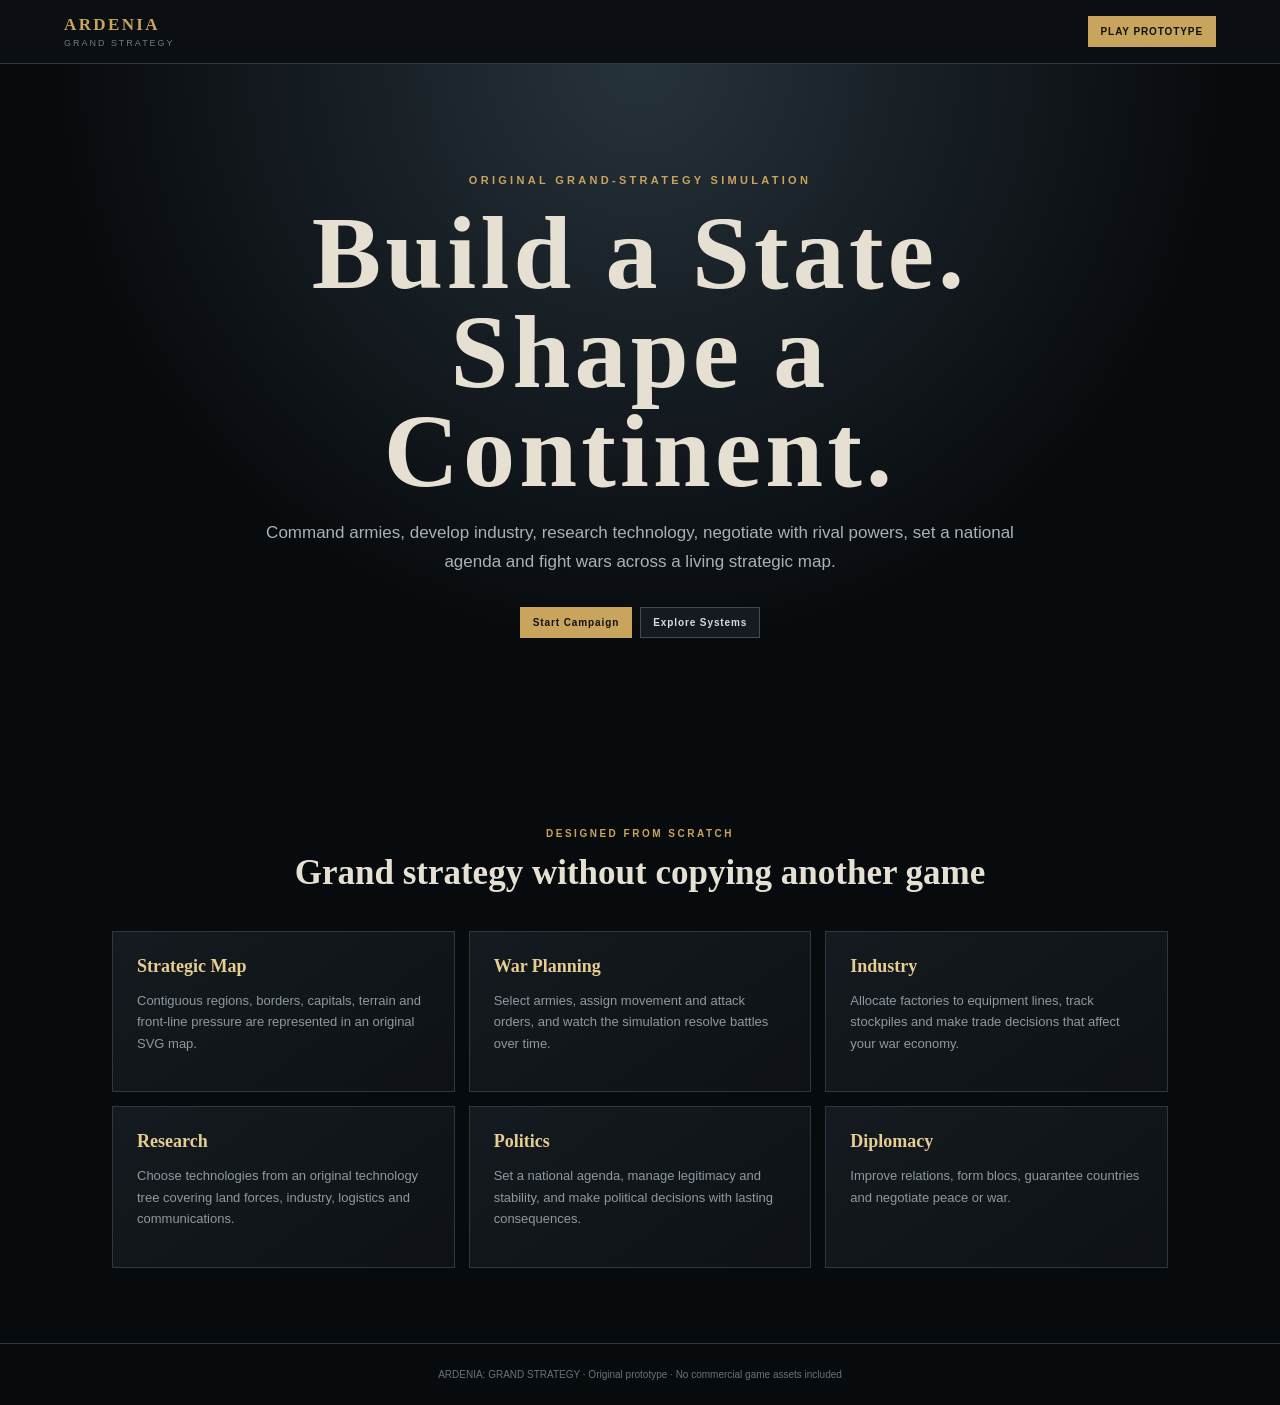
<file: index.html>
<!doctype html>
<html lang="en">
<head>
<meta charset="utf-8">
<meta name="viewport" content="width=device-width,initial-scale=1">
<title>Ardenia: Grand Strategy v0.5</title>
<link rel="stylesheet" href="style.css">
</head>
<body class="landing">
<header class="sitebar">
  <div class="brand">ARDENIA <span>GRAND STRATEGY</span></div>
  <a href="game.html" class="button gold">PLAY PROTOTYPE</a>
</header>
<main class="hero">
  <div class="hero-copy">
    <div class="eyebrow">ORIGINAL GRAND-STRATEGY SIMULATION</div>
    <h1>Build a State.<br>Shape a Continent.</h1>
    <p>Command armies, develop industry, research technology, negotiate with rival powers, set a national agenda and fight wars across a living strategic map.</p>
    <div class="hero-actions">
      <a href="game.html" class="button gold">Start Campaign</a>
      <a href="#systems" class="button">Explore Systems</a>
    </div>
  </div>
</main>
<section id="systems" class="landing-section">
  <div class="section-title"><span>DESIGNED FROM SCRATCH</span><h2>Grand strategy without copying another game</h2></div>
  <div class="feature-grid">
    <article><b>Strategic Map</b><p>Contiguous regions, borders, capitals, terrain and front-line pressure are represented in an original SVG map.</p></article>
    <article><b>War Planning</b><p>Select armies, assign movement and attack orders, and watch the simulation resolve battles over time.</p></article>
    <article><b>Industry</b><p>Allocate factories to equipment lines, track stockpiles and make trade decisions that affect your war economy.</p></article>
    <article><b>Research</b><p>Choose technologies from an original technology tree covering land forces, industry, logistics and communications.</p></article>
    <article><b>Politics</b><p>Set a national agenda, manage legitimacy and stability, and make political decisions with lasting consequences.</p></article>
    <article><b>Diplomacy</b><p>Improve relations, form blocs, guarantee countries and negotiate peace or war.</p></article>
  </div>
</section>
<footer>ARDENIA: GRAND STRATEGY · Original prototype · No commercial game assets included</footer>
</body>
</html>
</file>
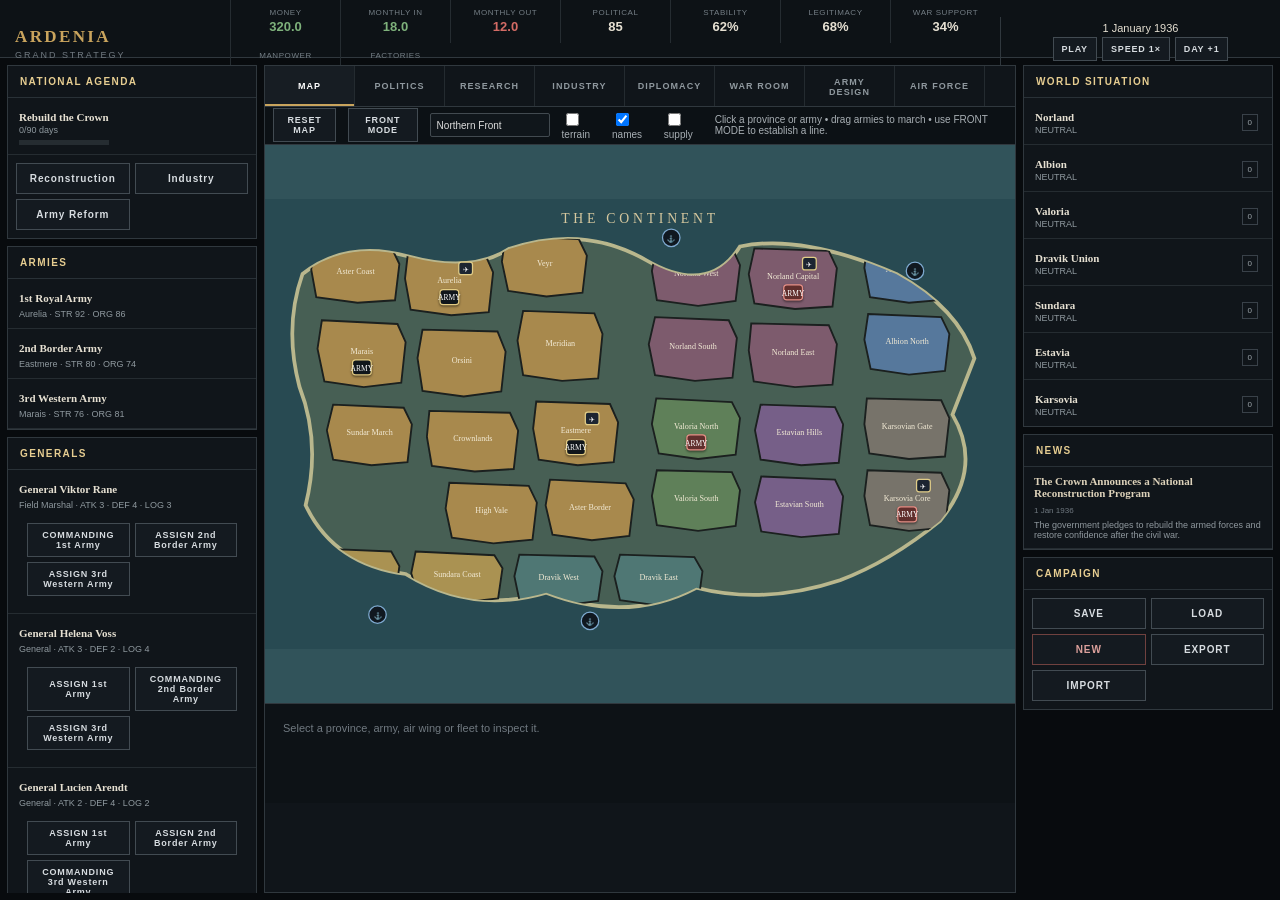
<file: game.html>
<!doctype html>
<html lang="en">
<head>
<meta charset="utf-8">
<meta name="viewport" content="width=device-width,initial-scale=1">
<title>Ardenia: Grand Strategy</title>
<link rel="stylesheet" href="style.css">
</head>
<body class="game">
<div id="app">
  <header class="topbar">
    <div class="brand">ARDENIA <small>GRAND STRATEGY</small></div>
    <div id="topStats" class="topstats"></div>
    <div class="clock">
      <div id="dateLabel">1 January 1936</div>
      <button id="pauseBtn" class="button tiny">PAUSE</button>
      <button id="speedBtn" class="button tiny">SPEED 1×</button>
      <button id="nextDayBtn" class="button tiny">DAY +1</button>
    </div>
  </header>

  <div class="layout">
    <aside class="sidebar left">
      <section>
        <div class="panel-title">NATIONAL AGENDA</div>
        <div id="agendaPanel"></div>
      </section>
      <section>
        <div class="panel-title">ARMIES</div>
        <div id="armyPanel"></div>
      </section>
      <section>
        <div class="panel-title">GENERALS</div>
        <div id="generalsPanel"></div>
      </section>
      <section>
        <div class="panel-title">PRODUCTION</div>
        <div id="productionPanel"></div>
      </section>
    </aside>

    <main class="center">
      <div class="toolbar">
        <button data-tab="map" class="tab active">MAP</button>
        <button data-tab="politics" class="tab">POLITICS</button>
        <button data-tab="research" class="tab">RESEARCH</button>
        <button data-tab="industry" class="tab">INDUSTRY</button>
        <button data-tab="diplomacy" class="tab">DIPLOMACY</button>
        <button data-tab="war" class="tab">WAR ROOM</button><button data-tab="army" class="tab">ARMY DESIGN</button><button data-tab="air" class="tab">AIR FORCE</button><button data-tab="navy" class="tab">NAVY</button>
        <button data-tab="ledger" class="tab">LEDGER</button>
      </div>

      <section id="mapTab" class="tabview active">
        <div class="map-toolbar">
          <button id="resetMap" class="button tiny">RESET MAP</button>
          <button id="frontModeBtn" class="button tiny">FRONT MODE</button>
          <input id="frontNameInput" class="front-name" placeholder="Front name" value="Northern Front">
          <label><input id="showTerrain" type="checkbox"> terrain</label>
          <label><input id="showNames" type="checkbox" checked> names</label><label><input id="showSupply" type="checkbox"> supply</label>
          <span id="mapHint">Click a province or army • drag armies to march • use FRONT MODE to establish a line.</span>
        </div>
        <div id="mapViewport" class="map-viewport">
          <svg id="worldMap" viewBox="0 0 1200 720" aria-label="Strategic map"></svg>
          <div id="mapTooltip" class="map-tooltip"></div>
        </div>
        <div id="selectionPanel" class="selection-panel">
          <div class="empty">Select a province or army to inspect it.</div>
        </div>
      </section>

      <section id="politicsTab" class="tabview"></section>
      <section id="researchTab" class="tabview"></section>
      <section id="industryTab" class="tabview"></section>
      <section id="diplomacyTab" class="tabview"></section>
      <section id="warTab" class="tabview"></section><section id="armyTab" class="tabview"></section><section id="airTab" class="tabview"></section><section id="navyTab" class="tabview"></section>
      <section id="ledgerTab" class="tabview"></section>
    </main>

    <aside class="sidebar right">
      <section>
        <div class="panel-title">WORLD SITUATION</div>
        <div id="worldPanel"></div>
      </section>
      <section>
        <div class="panel-title">NEWS</div>
        <div id="newsPanel"></div>
      </section>
      <section>
        <div class="panel-title">CAMPAIGN</div>
        <div class="button-grid">
          <button id="saveBtn" class="button">SAVE</button>
          <button id="loadBtn" class="button">LOAD</button>
          <button id="newBtn" class="button danger">NEW</button>
          <button id="exportBtn" class="button">EXPORT</button>
          <label class="button file-button">IMPORT<input id="importInput" type="file" accept=".json"></label>
        </div>
      </section>
    </aside>
  </div>
</div>
<div id="toast" class="toast"></div>
<script src="state.js"></script>
<script src="map.js"></script>
<script src="sim.js"></script>
<script src="ui.js"></script>

<div id="startupError" style="display:none;position:fixed;inset:0;background:#080b0ef2;color:#eee;z-index:9999;padding:28px;font-family:Arial,sans-serif">
  <div style="max-width:720px;margin:12vh auto;background:#11171c;border:1px solid #7a6540;padding:24px">
    <h2 style="margin-top:0;color:#e5c887">Ardenia failed to start</h2>
    <p id="startupErrorText" style="line-height:1.6;color:#b9c0c5"></p>
    <p style="font-size:12px;color:#7f8990">Check that game.html, style.css, state.js, map.js, sim.js and ui.js are all in the same GitHub Pages directory.</p>
  </div>
</div>
<script>
window.addEventListener("error", function(e){
  const box=document.getElementById("startupError");
  const text=document.getElementById("startupErrorText");
  if(box && text){
    text.textContent=(e.message||"A JavaScript error occurred.")+" — "+(e.filename||"");
    box.style.display="block";
  }
});
window.addEventListener("unhandledrejection", function(e){
  const box=document.getElementById("startupError");
  const text=document.getElementById("startupErrorText");
  if(box && text){
    text.textContent="A game script failed to initialize: "+(e.reason?.message||String(e.reason));
    box.style.display="block";
  }
});
</script>
</body>
</html>
</file>
<file: style.css>
:root{--bg:#080b0e;--panel:#10151a;--panel2:#151b20;--line:#30383e;--muted:#8f999f;--text:#e6e0d2;--gold:#c9a45d;--gold2:#e6cd91;--red:#a9504b;--green:#6e9b70;--blue:#5d7da2}
*{box-sizing:border-box}html,body{margin:0;min-height:100%;background:var(--bg);color:var(--text);font-family:Georgia,"Times New Roman",serif}button,input{font:inherit}button{cursor:pointer}
.sitebar{height:64px;display:flex;align-items:center;justify-content:space-between;padding:0 5vw;border-bottom:1px solid var(--line);background:#0b0f13}
.brand{font-weight:700;letter-spacing:.14em;color:var(--gold);font-size:17px}.brand span,.brand small{display:block;color:#707980;font:9px Arial;letter-spacing:.22em;margin-top:3px}
.button{display:inline-flex;align-items:center;justify-content:center;gap:6px;padding:9px 12px;border:1px solid #424b52;background:#141a20;color:#d7dce0;text-decoration:none;font:700 10px Arial;letter-spacing:.09em}.button:hover{border-color:var(--gold);color:#fff}.button.gold{background:var(--gold);border-color:var(--gold);color:#111}.button.danger{border-color:#70413f;color:#dca09b}.button.tiny{padding:6px 8px;font-size:9px}.file-button{position:relative;overflow:hidden}.file-button input{position:absolute;inset:0;opacity:0;cursor:pointer}
.hero{min-height:76vh;display:grid;place-items:center;padding:70px 8vw;background:radial-gradient(circle at 50% 0,#26323a,#080b0e 62%)}.hero-copy{max-width:920px;text-align:center}.eyebrow{color:var(--gold);font:700 11px Arial;letter-spacing:.3em}.hero h1{font-size:clamp(50px,9vw,104px);line-height:.95;letter-spacing:.04em;margin:18px 0}.hero p{max-width:760px;margin:0 auto 30px;color:#aab1b6;font:17px/1.7 Arial}.hero-actions{display:flex;justify-content:center;gap:8px;flex-wrap:wrap}.landing-section{max-width:1100px;margin:auto;padding:75px 22px}.section-title{text-align:center}.section-title span{color:var(--gold);font:700 10px Arial;letter-spacing:.25em}.section-title h2{font-size:35px;margin:12px 0 38px}.feature-grid{display:grid;grid-template-columns:repeat(3,1fr);gap:14px}.feature-grid article{border:1px solid var(--line);background:linear-gradient(145deg,#141a1f,#0e1216);padding:24px}.feature-grid b{font-size:18px;color:var(--gold2)}.feature-grid p{font:13px/1.65 Arial;color:var(--muted)}footer{text-align:center;border-top:1px solid var(--line);padding:25px;color:#697279;font:10px Arial}

.game{overflow:hidden}.topbar{height:58px;background:#0d1216;border-bottom:1px solid var(--line);display:grid;grid-template-columns:230px 1fr 280px;align-items:center}.topbar .brand{padding-left:15px}.topstats{display:grid;grid-template-columns:repeat(7,1fr);height:100%}.stat{padding:8px 5px;text-align:center;border-left:1px solid #252c31}.stat small{display:block;color:#747e85;font:8px Arial;letter-spacing:.07em}.stat b{font:700 13px Arial}.stat.bad b{color:#d36b65}.stat.good b{color:#7eb17b}.clock{text-align:center;border-left:1px solid var(--line);padding:5px;font:11px Arial}.clock button{margin:3px 1px}
.layout{height:calc(100vh - 58px);display:grid;grid-template-columns:250px minmax(500px,1fr) 250px;gap:7px;padding:7px}.sidebar{overflow:auto}.sidebar section,.center{background:var(--panel);border:1px solid var(--line)}.sidebar section{margin-bottom:7px}.panel-title{padding:10px 12px;border-bottom:1px solid #293137;color:var(--gold2);font:700 10px Arial;letter-spacing:.14em}.center{overflow:hidden;display:flex;flex-direction:column}.toolbar{display:flex;overflow:auto;border-bottom:1px solid var(--line);background:#0c1115}.tab{flex:1;min-width:90px;border:0;border-right:1px solid #242b30;background:#10151a;color:#8f989e;padding:11px 7px;font:700 9px Arial;letter-spacing:.12em}.tab.active{color:#fff;box-shadow:inset 0 -2px var(--gold);background:#171d23}.tabview{display:none;overflow:auto;height:100%}.tabview.active{display:block}.map-toolbar{height:38px;padding:6px 8px;display:flex;gap:12px;align-items:center;background:#0c1115;border-bottom:1px solid var(--line);font:10px Arial;color:#a8afb4}.map-viewport{position:relative;height:min(62vh,650px);min-height:430px;background:#31535a;overflow:hidden}.map-viewport svg{width:100%;height:100%;display:block;cursor:grab}.map-viewport svg:active{cursor:grabbing}.province{transition:filter .12s,opacity .12s}.province:hover{filter:brightness(1.2)}.province.selected{stroke:var(--gold2)!important;stroke-width:5!important}.province.enemy{stroke:#d06b63!important}.terrain{opacity:.22;pointer-events:none}.map-tooltip{position:absolute;display:none;pointer-events:none;background:#0a0f13ee;border:1px solid #6b5b3f;padding:9px;min-width:170px;font:10px Arial;box-shadow:0 10px 25px #0008}.selection-panel{min-height:100px;border-top:1px solid var(--line);background:#0d1216}.empty{padding:18px;color:#707980;font:11px Arial}.dossier{padding:14px}.dossier h2{font-size:19px;margin:0 0 6px;color:var(--gold2)}.dossier p{font:12px/1.5 Arial;color:var(--muted)}.grid3{display:grid;grid-template-columns:repeat(3,1fr);gap:6px}.mini{padding:9px;background:#151b20;border:1px solid #293137;font:9px Arial;color:#8f989e}.mini b{display:block;color:#eee;font-size:12px;margin-top:4px}.row{display:flex;align-items:center;justify-content:space-between;gap:8px;padding:9px 11px;border-bottom:1px solid #252c31}.row:last-child{border-bottom:0}.row b{font-size:11px}.row small{display:block;color:var(--muted);font:9px Arial}.bar{height:5px;background:#252c31;margin-top:5px}.bar i{display:block;height:100%;background:var(--gold)}.button-grid{display:grid;grid-template-columns:1fr 1fr;gap:5px;padding:8px}.news{padding:8px 10px;border-bottom:1px solid #252c31}.news b{display:block;color:#ddd2ba;font-size:11px}.news small{color:#707980;font:8px Arial}.army-card{padding:9px 11px;border-bottom:1px solid #252c31}.army-card.selected{background:#1b2026;border-left:2px solid var(--gold)}.army-card b{font-size:11px}.army-card small{display:block;color:var(--muted);font:9px Arial;margin-top:3px}.pill{display:inline-block;padding:3px 5px;border:1px solid #394149;color:#9ca5aa;font:8px Arial;margin:3px 3px 0 0}.pill.good{color:#89b686;border-color:#3e5a40}.pill.bad{color:#d07870;border-color:#613e3c}
.toast{position:fixed;bottom:18px;left:50%;transform:translateX(-50%);background:#11171c;border:1px solid #62543a;color:#eee;padding:10px 15px;display:none;z-index:100;font:11px Arial}.toast.show{display:block}
@media(max-width:1050px){.topbar{grid-template-columns:180px 1fr 190px}.layout{grid-template-columns:200px minmax(430px,1fr);height:auto;min-height:calc(100vh - 58px)}.right{grid-column:1/-1;display:grid;grid-template-columns:1fr 1fr 1fr;gap:7px}.right section{margin:0}.feature-grid{grid-template-columns:1fr 1fr}}
@media(max-width:720px){.game{overflow:auto}.topbar{height:auto;grid-template-columns:1fr}.topstats{grid-template-columns:repeat(4,1fr);height:auto}.clock{border-left:0;border-top:1px solid var(--line);padding:7px}.layout{grid-template-columns:1fr;padding:3px}.left,.right{display:none!important}.center{min-height:calc(100vh - 140px)}.map-viewport{height:55vh;min-height:380px}.grid3{grid-template-columns:1fr 1fr}.feature-grid{grid-template-columns:1fr}}

.front-layer line{animation:frontpulse 1.4s linear infinite}@keyframes frontpulse{0%{opacity:.45}50%{opacity:1}100%{opacity:.45}}.supply-layer{pointer-events:none}.supply-layer line{stroke-dasharray:7 5;animation:supplyflow 1.2s linear infinite}@keyframes supplyflow{to{stroke-dashoffset:-12}}
.front-layer line{animation:frontpulse 1.4s linear infinite}@keyframes frontpulse{0%{opacity:.45}50%{opacity:1}100%{opacity:.45}}.supply-layer{pointer-events:none}.supply-layer line{stroke-dasharray:7 5;animation:supplyflow 1.2s linear infinite}@keyframes supplyflow{to{stroke-dashoffset:-12}}
#fatalError{position:fixed;inset:0;z-index:9999;background:#090c0eee;display:grid;place-items:center;padding:24px}#fatalError>div{max-width:760px;background:#13191e;border:1px solid #7b5e3d;padding:24px;color:#ddd}#fatalError h2{color:#e3c887;font:24px Georgia;margin:0 0 8px}#fatalError p{font:13px Arial;color:#adb4b8}#fatalError pre{white-space:pre-wrap;background:#0a0d10;border:1px solid #333;padding:12px;max-height:260px;overflow:auto;color:#e2a29b;font:11px monospace}

.front-name{height:24px;background:#10161b;border:1px solid #424a50;color:#ddd;padding:3px 6px;font:10px Arial;width:120px}.unit-marker{user-select:none}.front-layer{pointer-events:none}.front-layer line{animation:frontpulse 1.2s linear infinite}.button.tiny.danger{color:#dd9a92;border-color:#633f3b}
#frontModeBtn[data-active="1"]{background:#8d7448;color:#101316;border-color:#e0c37f}.province.front-selected rect{stroke:#e8cb82!important;stroke-width:5!important}.front-name{border-radius:2px}
#worldMap .province path{transition:filter .12s,stroke-width .12s}
#worldMap .province:hover path{filter:brightness(1.16)}
#worldMap .unit-marker{filter:drop-shadow(0 2px 2px #0008)}
</file>
